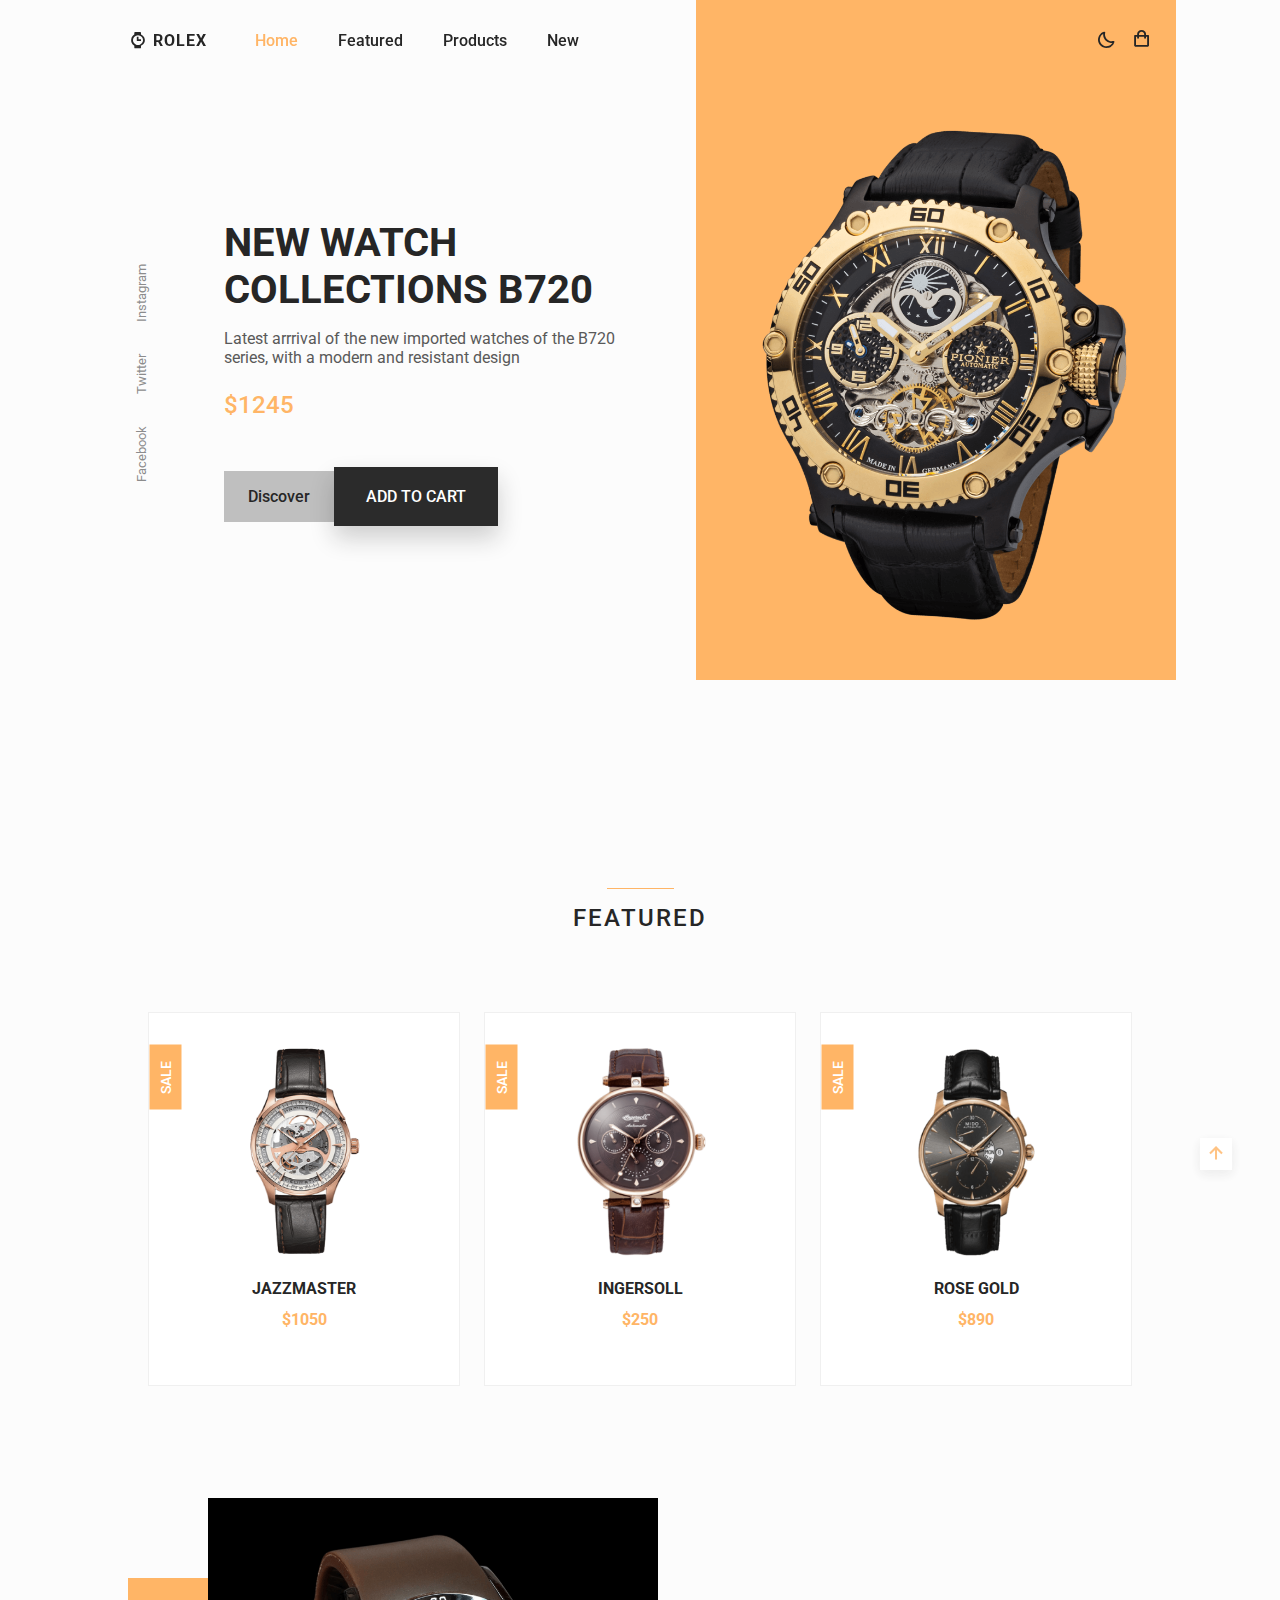
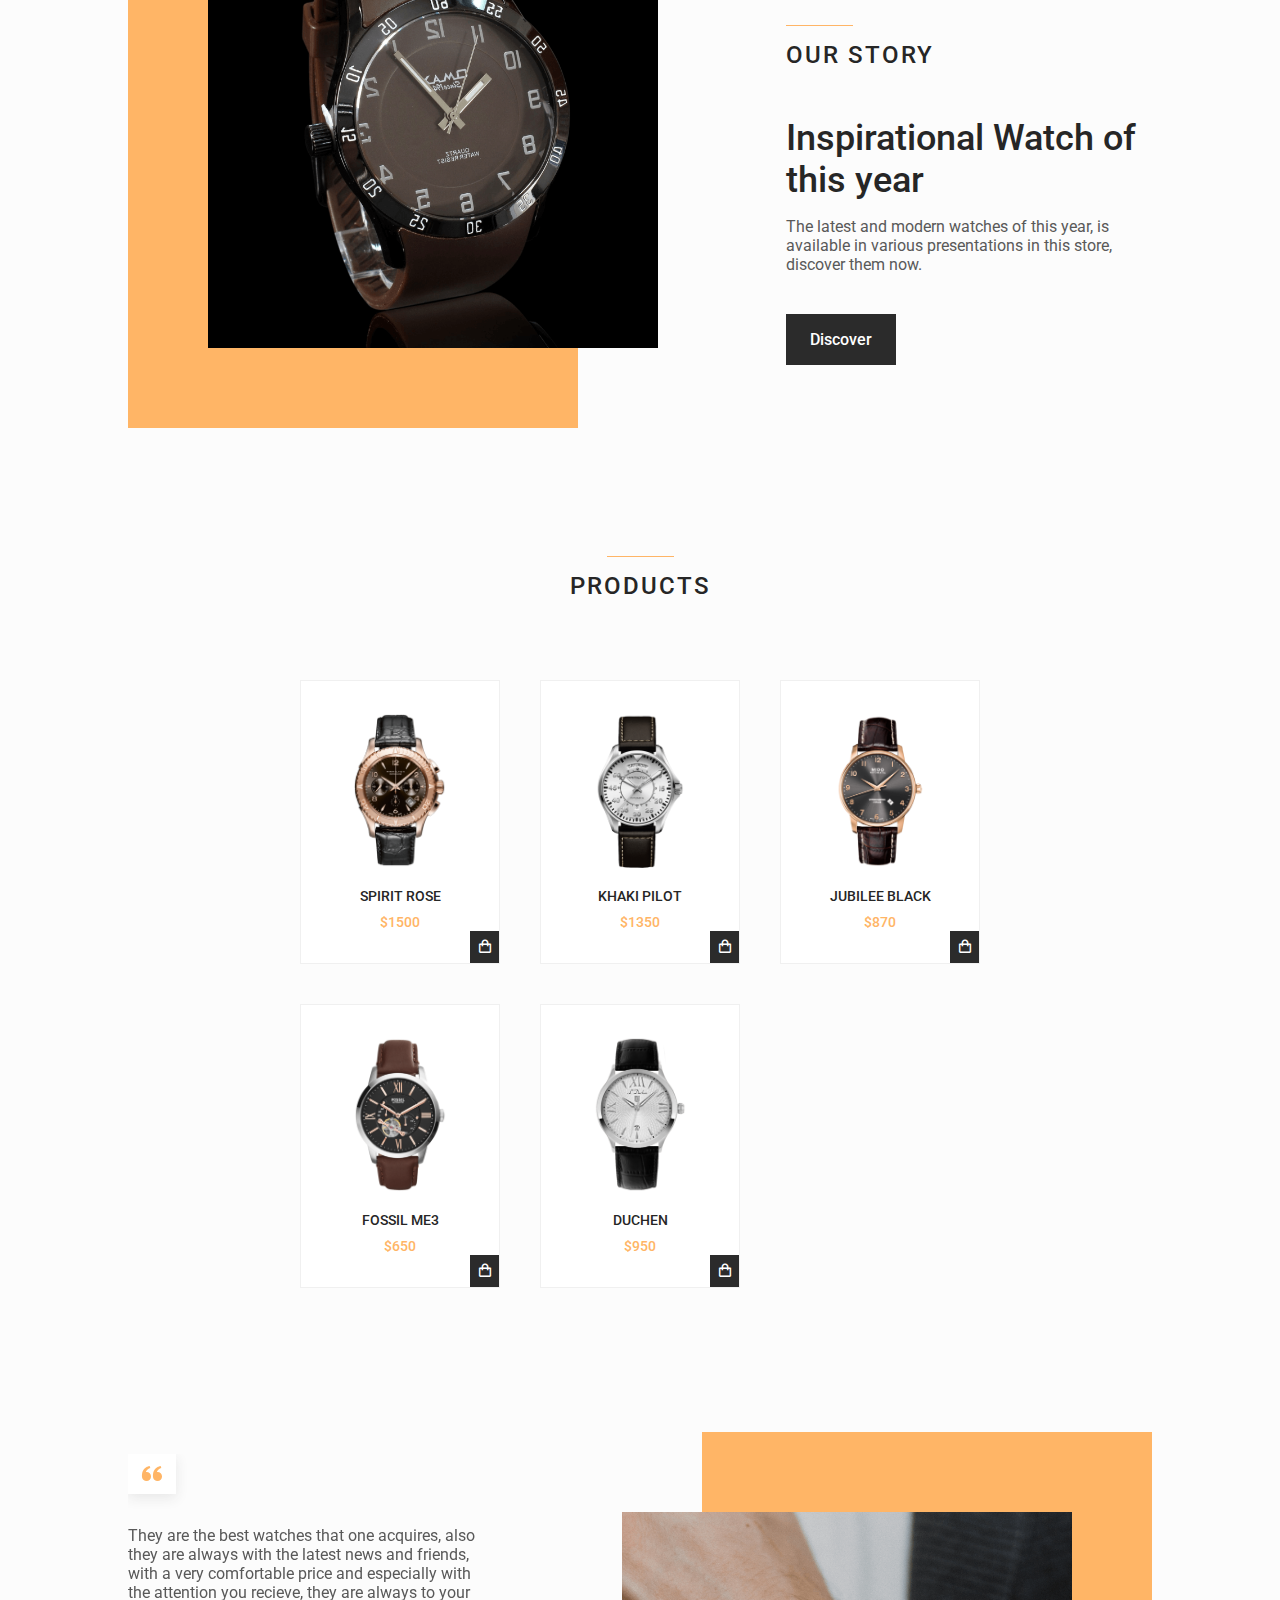
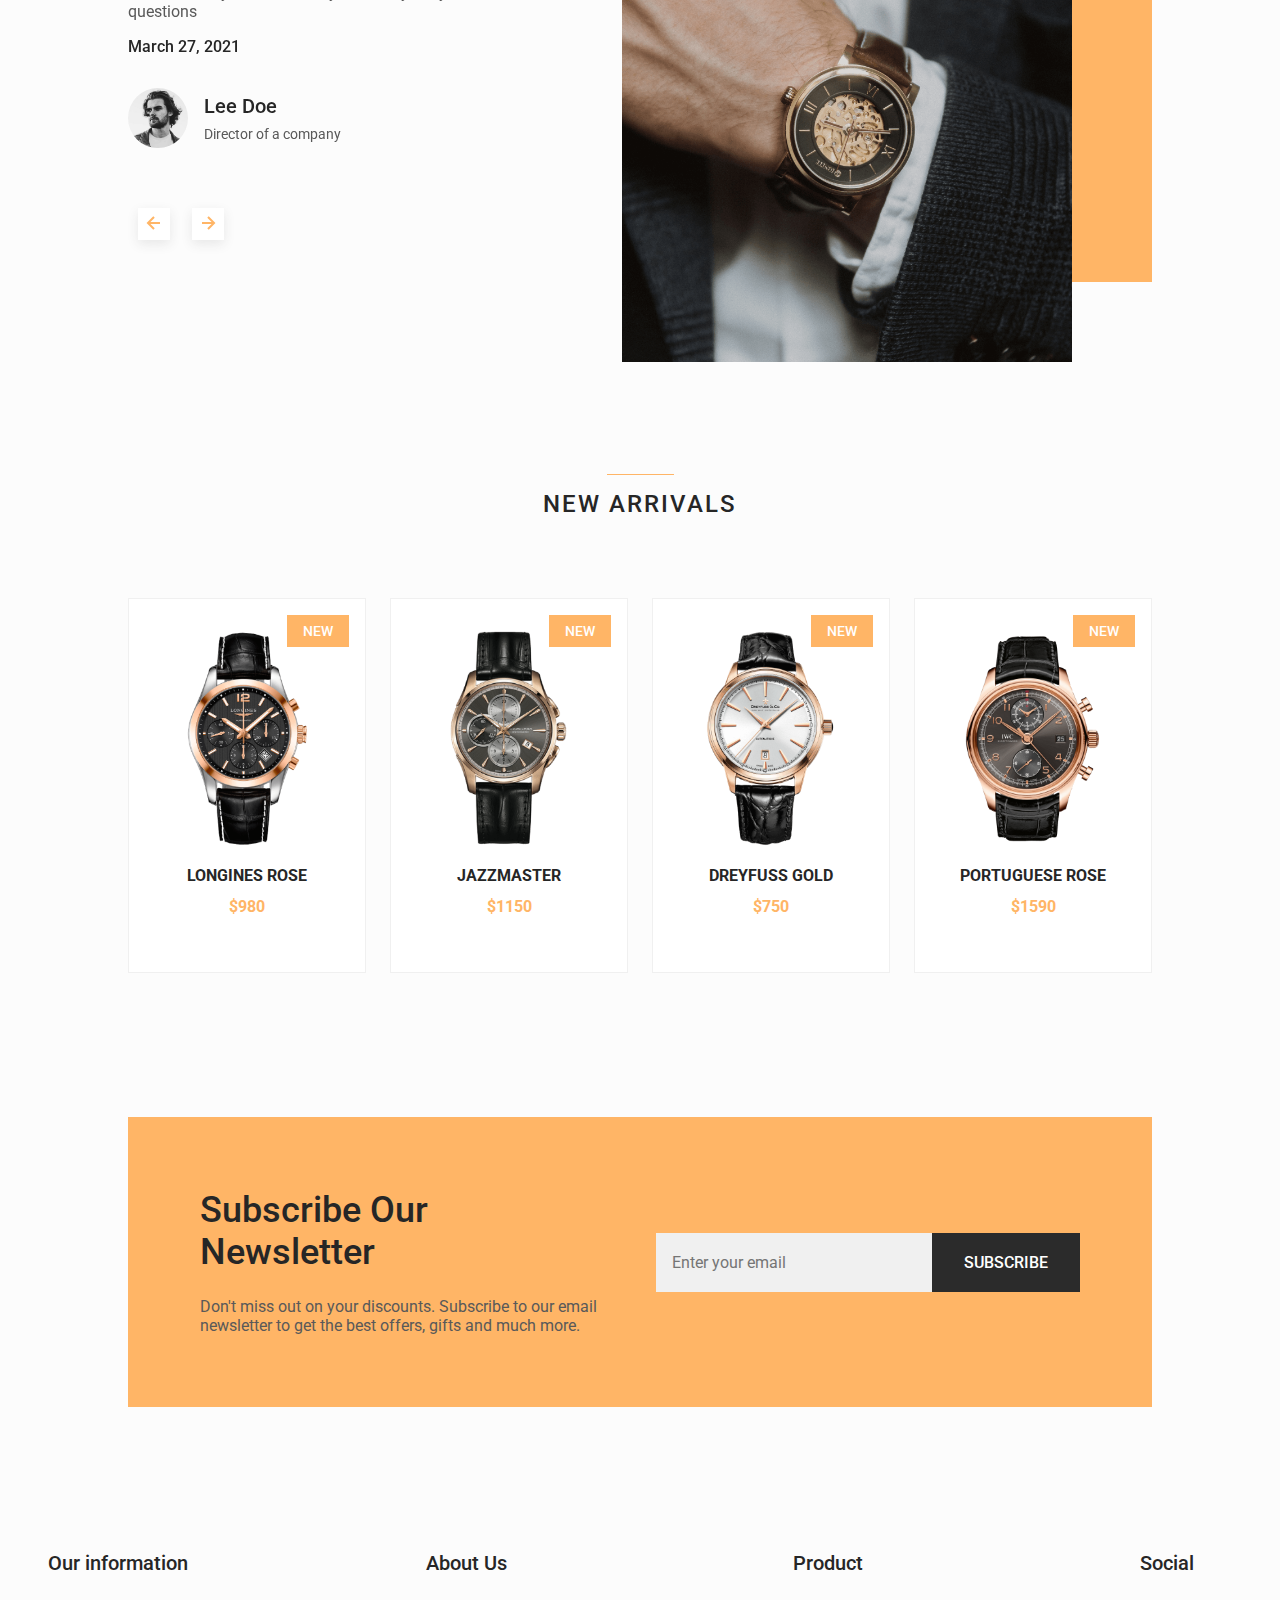
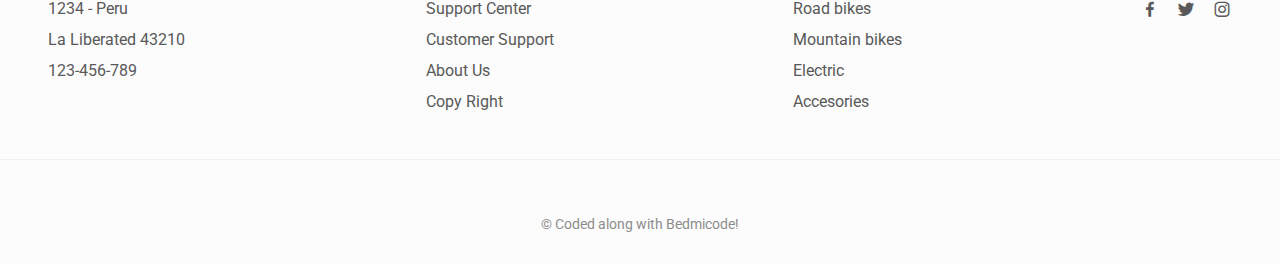
<file: Responsive E-commerce app/index.html>
<!DOCTYPE html>
<html lang="en">
<head>
    <meta charset="UTF-8">
    <meta name="viewport" content="width=device-width, initial-scale=1.0">
    <link rel="stylesheet" href="swiper-bundle.min.css">
    <link rel="stylesheet" href="style.css">
    <!--FAVICON-->
   
    <link rel="shortcut icon" href="images/favicon.png" type="image/x-icon">
    <link href='https://unpkg.com/boxicons@2.1.4/css/boxicons.min.css' rel='stylesheet'>
    <title>responsive e-commerce app</title>
</head>
<body>
    
<header class="header" id="header">
        <nav class="nav container">
            <a href="#" class="nav__logo"><i class='bx bxs-watch nav__logo-icon'></i>Rolex</a>
            <div class="nav__menu" id="nav-menu">
                <ul class="nav__list">
                    <li class="nav__item">
                        <a href="#Home" class="nav__link active-link">
                            Home
                        </a>
                    </li>

                    <li class="nav__item">
                        <a href="#Featured" class="nav__link">
                            Featured
                        </a>
                    </li>

                    <li class="nav__item">
                        <a href="#Products" class="nav__link">
                            Products
                        </a>
                    </li>

                    <li class="nav__item">
                        <a href="#New" class="nav__link">
                            New
                        </a>
                    </li>
                </ul>

                <div class="nav__close" id="nav-close">
                    <i class='bx bx-x'></i>
                </div>
            </div>

            <div class="nav__btns">
                <!-- Theme change button -->
                <i class='bx bx-moon change-theme' id="theme-button"></i>

                <div class="nav__shop" id="cart-shop">
                   <i class='bx bx-shopping-bag' ></i>
                </div>

                <div class="nav__toggle" id="nav-toggle">
                    <i class='bx bx-grid-alt' ></i>
                </div>
            </div>
        </nav>

       
</header>

 <!-- CART -->
 <div class="cart" id="cart">
    <i class="bx bx-x cart__close" id="cart-close"></i>

    <h2 class="cart__title-center">My Cart</h2>

    <div class="cart__container">
        <article class="cart__card">
            <div class="cart__box">
                <img src="images/featured3.png " alt="" class="cart__img">
            </div>

            <div class="cart__details">
                <h3 class="cart__title">Jazzmaster</h3>
                <span class="cart__price">$1050</span>

                <div class="cart__amount">
                    <div class="cart__amount-content">
                        <span class="cart__amount-box">
                            <i class="bx bx-minus"></i>
                        </span>

                        <span class="cart__amount-number">1</span>

                        <span class="cart__amount-box">
                            <i class="bx bx-plus"></i>
                        </span>
                    </div>

                    <i class="bx bx-trash-alt cart__amount-trash"></i>
                </div>
            </div>
        </article>

        <article class="cart__card">
            <div class="cart__box">
                <img src="images/featured1.png" alt="" class="cart__img">
            </div>

            <div class="cart__details">
                <h3 class="cart__title">Rose Gold</h3>
                <span class="cart__price">$850</span>

                <div class="cart__amount">
                    <div class="cart__amount-content">
                        <span class="cart__amount-box">
                            <i class="bx bx-minus"></i>
                        </span>

                        <span class="cart__amount-number">1</span>

                        <span class="cart__amount-box">
                            <i class="bx bx-plus"></i>
                        </span>
                    </div>

                    <i class="bx bx-trash-alt cart__amount-trash"></i>
                </div>
            </div>
        </article>

        <article class="cart__card">
            <div class="cart__box">
                <img src="images/new1.png" alt="" class="cart__img">
            </div>

            <div class="cart__details">
                <h3 class="cart__title">Longines Rose</h3>
                <span class="cart__price">$980</span>

                <div class="cart__amount">
                    <div class="cart__amount-content">
                        <span class="cart__amount-box">
                            <i class="bx bx-minus"></i>
                        </span>

                        <span class="cart__amount-number">1</span>

                        <span class="cart__amount-box">
                            <i class="bx bx-plus"></i>
                        </span>
                    </div>

                    <i class="bx bx-trash-alt cart__amount-trash"></i>
                </div>
            </div>
        </article>
    </div>


    <div class="cart__prices">
        <span class="cart__prices-item">3 items</span>
        <span class="cart__prices-total">$2880</span>
    </div>
 </div>




 <!-- Main -->
  <main class="main">
    <!-- Home -->
     <section class="home" id="home">
        <div class="home__container container grid">
            <div class="home__img-bg">
                <img src="images/home.png" alt="" class="home__img">
            </div>
            
            <div class="home__social">
                <a href="https://www.facebook.com/" target="_blank" class="home__social-link">
                    Facebook
                </a>
                <a href="https://www.twitter.com/" target="_blank" class="home__social-link">
                    Twitter
                </a>
                <a href="https://www.instagram.com/" target="_blank" class="home__social-link">
                    Instagram
                </a>
            </div>

            <div class="home__data">
                <h1 class="home__title">
                    NEW WATCH <br> COLLECTIONS B720
                </h1>
                <p class="home__description">
                    Latest arrrival of the new imported watches of the B720 series, with a modern and resistant design
                </p>
                <span class="home__price">
                    $1245
                </span>

                <div class="home__btns">
                    <a href="" class="button button--gray button--small" >
                        Discover
                    </a>

                    <a href="index copy.html">
                        <button class="button home__button">
                            ADD TO CART
                        </button>
                    </a>
                </div>
            </div>

        </div>
     </section>

     <!-- featured -->
      <section class="featured section container" id="featured">
        <h2 class="section__title">
            Featured 
        </h2>

        <div class="featured__container grid">
            <article class="featured__card">
                <span class="featured__tag">Sale</span>

                <img src="images/featured1.png" alt="" class="featured__img">

                <div class="featured__data">
                    <h3 class="featured__title">Jazzmaster</h3>
                    <span class="featured__price">$1050</span>
                </div>

                <button class="button featured__button">
                    ADD TO CART
                </button>
            </article>
            

            <article class="featured__card">
                <span class="featured__tag">Sale</span>

                <img src="images/featured2.png" alt="" class="featured__img">

                <div class="featured__data">
                    <h3 class="featured__title">Ingersoll</h3>
                    <span class="featured__price">$250</span>
                </div>

                <button class="button featured__button">
                    ADD TO CART
                </button>
            </article>
            

            <article class="featured__card">
                <span class="featured__tag">Sale</span>

                <img src="images/featured3.png" alt="" class="featured__img">

                <div class="featured__data">
                    <h3 class="featured__title">Rose gold</h3>
                    <span class="featured__price">$890</span>
                </div>

                <button class="button featured__button">
                    ADD TO CART
                </button>
            </article>
        </div>
      </section>

      <!-- story -->
       <section class="story section container">
            <div class="story__container grid">
                <div class="story__data">
                    <h2 class="section__title story__section-title">
                        Our story
                    </h2>

                    <h1 class="story__title">
                        Inspirational Watch of <br>this year
                    </h1>

                    <p class="story__description">
                        The latest and modern watches of this year, is <br>available in various presentations in this store, <br>discover them now. 
                    </p>
                    <a href="#" class="button button--small">Discover</a>

                </div>
                <div class="story__images">
                    <img src="images/story.png" alt="" class=" story__img">
                    <div class="story__square"></div>

                    
                </div>
            </div>
       </section>

       <!-- products -->
        <section class="products section container" id="products">
            <h2 class="section__title">
                PRODUCTS
            </h2>

            <div class="products__container grid">
                <article class="products__card">
                    <img src="images/product1.png" alt="" class="products__img">

                    <h3 class="products__title">Spirit Rose</h3>
                    <span class="products__price">$1500</span>

                    <button class="products__button">
                        <i class="bx bx-shopping-bag"></i>
                    </button>
                </article>

                <article class="products__card">
                    <img src="images/product2.png" alt="" class="products__img">

                    <h3 class="products__title">Khaki pilot</h3>
                    <span class="products__price">$1350</span>

                    <button class="products__button">
                        <i class="bx bx-shopping-bag"></i>
                    </button>
                </article>

                <article class="products__card">
                    <img src="images/product3.png" alt="" class="products__img">

                    <h3 class="products__title">Jubilee black</h3>
                    <span class="products__price">$870</span>

                    <button class="products__button">
                        <i class="bx bx-shopping-bag"></i>
                    </button>
                </article>

                <article class="products__card">
                    <img src="images/product4.png" alt="" class="products__img">

                    <h3 class="products__title">Fossil me3</h3>
                    <span class="products__price">$650</span>

                    <button class="products__button">
                        <i class="bx bx-shopping-bag"></i>
                    </button>
                </article>

                <article class="products__card">
                    <img src="images/product5.png" alt="" class="products__img">

                    <h3 class="products__title">Duchen</h3>
                    <span class="products__price">$950</span>

                    <button class="products__button">
                        <i class="bx bx-shopping-bag"></i>
                    </button>
                </article>
            </div>
        </section>

        <!-- testimonial -->
         <section class="testimonial section container">
            <div class="testimonial__container grid">
                <div class="swiper testimonial-swiper">
                    <div class="swiper-wrapper">
                        <div class="testimonial__card swiper-slide">
                            <div class="testimonial__quote">
                                <i class="bx bxs-quote-alt-left">

                                </i>
                            </div>

                            <p class="testimonial__description">
                                They are the best watches that one acquires, also they are always with the latest news and friends, with a very comfortable price and especially with the attention you recieve, they are always to your questions
                            </p>
                            <h3 class="testimonial__date">
                                March 27, 2021
                            </h3>

                            <div class="testimonial__perfil">
                                <img src="images/testimonial1.jpg" alt="" class="testimonial__perfil-img">

                                <div class="testimonial__perfil-data">
                                    <span class="testimonial__perfil-name">Lee Doe</span>
                                    <span class="testimonial__perfil-detail">Director of a company</span>
                                </div>
                            </div>
                        </div>


                        <div class="testimonial__card swiper-slide">
                            <div class="testimonial__quote">
                                <i class="bx bxs-quote-alt-left">

                                </i>
                            </div>

                            <p class="testimonial__description">
                                They are the best watches that one acquires, also they are always with the latest news and friends, with a very comfortable price and especially with the attention you recieve, they are always to your questions
                            </p>
                            <h3 class="testimonial__date">
                                March 27, 2021
                            </h3>

                            <div class="testimonial__perfil">
                                <img src="images/testimonial2.jpg" alt="" class="testimonial__perfil-img">

                                <div class="testimonial__perfil-data">
                                    <span class="testimonial__perfil-name">Samantha Mey</span>
                                    <span class="testimonial__perfil-detail">Director of a company</span>
                                </div>
                            </div>
                        </div>


                        <div class="testimonial__card swiper-slide">
                            <div class="testimonial__quote">
                                <i class="bx bxs-quote-alt-left">

                                </i>
                            </div>

                            <p class="testimonial__description">
                                They are the best watches that one acquires, also they are always with the latest news and friends, with a very comfortable price and especially with the attention you recieve, they are always to your questions
                            </p>
                            <h3 class="testimonial__date">
                                March 27, 2021
                            </h3>

                            <div class="testimonial__perfil">
                                <img src="images/testimonial3.jpg" alt="" class="testimonial__perfil-img">

                                <div class="testimonial__perfil-data">
                                    <span class="testimonial__perfil-name">Raul Zaman</span>
                                    <span class="testimonial__perfil-detail">Director of a company</span>
                                </div>
                            </div>
                        </div>
                    </div>

                    <div class="swiper-button-next">
                            <i class="bx bx-right-arrow-alt"></i>
                    </div>
                    <div class="swiper-button-prev">
                        <i class="bx bx-left-arrow-alt"></i>
                    </div>
                </div>

                <div class="testimonial__images">
                    <div class="testimonial__square">
                        <img src="images/testimonial.png" alt="" class="testimonial__img">
                    </div>
                </div>
            </div>
         </section>

         <!-- NEW -->
          <section class="new section container" id="new">
            <h2 class="section__title">
                 New Arrivals
            </h2>

            <div class="new__container">
                <div class="swiper new-swiper">
                    <div class="swiper-wrapper">
                        <article class="new__card swiper-slide">
                            <span class="new__tag">New</span>

                            <img src="images/new1.png" alt="" class="new__img">

                            <div class="new__data">
                                <h3 class="new__title">longines rose</h3>
                                <span class="new__price">$980</span>
                            </div>

                            <button class="button new__button">ADD TO CART</button>
                        </article>

                        <article class="new__card swiper-slide">
                            <span class="new__tag">New</span>

                            <img src="images/new2.png" alt="" class="new__img">

                            <div class="new__data">
                                <h3 class="new__title">Jazzmaster</h3>
                                <span class="new__price">$1150</span>
                            </div>

                            <button class="button new__button">ADD TO CART</button>
                        </article>

                        <article class="new__card swiper-slide">
                            <span class="new__tag">New</span>

                            <img src="images/new3.png" alt="" class="new__img">

                            <div class="new__data">
                                <h3 class="new__title">Dreyfuss gold</h3>
                                <span class="new__price">$750</span>
                            </div>

                            <button class="button new__button">ADD TO CART</button>
                        </article>

                        <article class="new__card swiper-slide">
                            <span class="new__tag">New</span>

                            <img src="images/new4.png" alt="" class="new__img">

                            <div class="new__data">
                                <h3 class="new__title">Portuguese rose</h3>
                                <span class="new__price">$1590</span>
                            </div>

                            <button class="button new__button">ADD TO CART</button>
                        </article>
                    </div>
                </div>
            </div>
          </section>
            <!-- NEWSLETTER -->
          <section class="newsletter section container">
                <div class="newsletter__bg grid">
                    <div>
                        <h2 class="newsletter__title">
                            Subscribe Our <br> Newsletter
                        </h2>
                        <p class="newsletter__description">
                            Don't miss out on your discounts. Subscribe to our email newsletter to get the best offers, gifts and much more.
                        </p>
                    </div>

                    <form action="" class="newsletter__subscribe  ">
                        <input type="email" placeholder="Enter your email" class="newsletter__input">
                        <button class="button">
                            SUBSCRIBE
                        </button>
                    </form>
                </div>
          </section>

          <!-- footer -->
           <footer class="footer section">
            <div class="footer__container grid">
                <div class="footer__content">
                    <h3 class="footer__title">Our information</h3>

                    <ul class="footer__list">
                        <li>1234 - Peru</li>
                        <li>La Liberated 43210</li>
                        <li>123-456-789</li>
                    </ul>
                </div>

                <div class="footer__content">
                    <h3 class="footer__title">About Us</h3>

                    <ul class="footer__links">
                        <li>
                            <a href="#" class="footer__link">Support Center</a>
                        </li>
                        <li>
                            <a href="#" class="footer__link">Customer Support</a>
                        </li>
                        <li>
                            <a href="#" class="footer__link">About Us</a>
                        </li>
                        <li>
                            <a href="#" class="footer__link">Copy Right</a>
                        </li>
                    </ul>
                </div>

                <div class="footer__content">
                    <h3 class="footer__title">Product</h3>

                    <ul class="footer__links">
                        <li>
                            <a href="#" class="footer__link">Road bikes</a>
                        </li>
                        <li>
                            <a href="#" class="footer__link">Mountain bikes</a>
                        </li>
                        <li>
                            <a href="#" class="footer__link">Electric</a>
                        </li>
                        <li>
                            <a href="#" class="footer__link">Accesories</a>
                        </li>
                    </ul>
                </div>

                <div class="footer__content">
                    <h3 class="footer__title">Social</h3>

                    <ul class="footer__social">
                        <a href="https://www.facebook.com/" target="_blank"  class="footer__social-link">
                            <i class="bx bxl-facebook"></i>
                        </a>
                        <a href="https://www.twitter.com/" target="_blank"  class="footer__social-link">
                            <i class="bx bxl-twitter"></i>
                        </a>
                        <a href="https://www.instagram.com/" target="_blank"  class="footer__social-link">
                            <i class="bx bxl-instagram"></i>
                        </a>
                    </ul>
                </div> 
            </div>

            <span class="footer__copy">&#169; Coded along with Bedmicode! </span>
           </footer>

           <a href="#" class="scrollup" id="scroll-up">
            <i class="bx bx-up-arrow-alt scrollup__icon"></i>
           </a>

        
  </main>
  <script src="swiper-bundle.min.js"></script>
    <script src="script.js"></script>
</body>
</html>
</file>
<file: Responsive E-commerce app/style.css>
@import url('https://fonts.googleapis.com/css2?family=Roboto:ital,wght@0,100;0,300;0,400;0,500;0,700;0,900;1,100;1,300;1,400;1,500;1,700;1,900&display=swap');


/*=============== VARIABLES CSS ===============*/
:root {
  --header-height: 3.5rem;

  /*========== Colors ==========*/
  --first-color: hsl(31, 100%, 70%);
  --button-color: hsl(0, 0%, 17%);
  --button-color-alt: hsl(0, 0%, 21%);
  --title-color: hsl(0, 0%, 15%);
  --text-color: hsl(0, 0%, 35%);
  --text-color-light: hsl(0, 0%, 55%);
  --body-color: hsl(0, 0%, 99%);
  --container-color: #fff;
  --border-color: hsl(0, 0%, 94%);

  /*========== Font and typography ==========*/
  --body-font: 'Roboto', sans-serif;
  --biggest-font-size: 2rem;
  --h1-font-size: 1.5rem;
  --h2-font-size: 1.25rem;
  --h3-font-size: 1rem;
  --normal-font-size: .938rem;
  --small-font-size: .813rem;
  --smaller-font-size: .75rem;

  /*========== Font weight ==========*/
  --font-medium: 500;
  --font-bold: 700;

  /*========== Margenes Bottom ==========*/
  --mb-0-5: .5rem;
  --mb-0-75: .75rem;
  --mb-1: 1rem;
  --mb-1-5: 1.5rem;
  --mb-2: 2rem;
  --mb-2-5: 2.5rem;
  --mb-3: 3rem;

  /*========== z index ==========*/
  --z-tooltip: 10;
  --z-fixed: 100;
}

@media screen and (min-width: 968px) {
  :root {
    --biggest-font-size: 2.5rem;
    --h1-font-size: 2.25rem;
    --h2-font-size: 1.5rem;
    --h3-font-size: 1.25rem;
    --normal-font-size: 1rem;
    --small-font-size: .875rem;
    --smaller-font-size: .813rem;
  }
}

/*=============== BASE ===============*/
* {
  box-sizing: border-box;
  padding: 0;
  margin: 0;
}

html {
  scroll-behavior: smooth;
}

body,
button,
input {
  font-family: var(--body-font);
  font-size: var(--normal-font-size);
}

body {
  margin: 0;
  background-color: var(--body-color);
  color: var(--text-color);
  /*For animation dark mode*/
  transition: .4s;
}

h1, h2, h3, h4 {
  color: var(--title-color);
  font-weight: var(--font-medium);
}

ul {
  list-style: none;
}

a {
  text-decoration: none;
}

img {
  max-width: 100%;
  height: auto;
}

button {
  cursor: pointer;
  border: none;
  outline: none;
}

/*=============== THEME ===============*/
/*========== Variables Dark theme ==========*/
body.dark-theme {
  --first-color: hsl(31, 76%, 74%);
  --button-color: hsl(0, 0%, 24%);
  --button-color-alt: hsl(0, 0%, 28%);
  --title-color: hsl(0, 0%, 95%);
  --text-color: hsl(0, 0%, 75%);
  --body-color: hsl(0, 0%, 12%);
  --container-color: hsl(0, 0%, 16%);
  --border-color: hsl(0, 0%, 20%);
}

/*========== Button Dark/Light ==========*/
.change-theme {
  color: var(--title-color);
  font-size: 1.25rem;
  cursor: pointer;
}

/*========== 
    Color changes in some parts of 
    the website, in dark theme 
==========*/
.dark-theme .change-theme,
.dark-theme .nav__toggle,
.dark-theme .nav__shop,
.dark-theme .button--gray {
  color: hsl(0, 0%, 15%);
}

.dark-theme .scroll-header {
  box-shadow: 0 1px 4px hsla(0, 0%, 4%, .3);
}

.scroll-header .change-theme,
.scroll-header .nav__toggle,
.scroll-header .nav__shop {
  color: var(--title-color);
}

.dark-theme::-webkit-scrollbar {
  background: hsl(0, 0%, 30%);
}

/*=============== REUSABLE CSS CLASSES ===============*/
.container {
  max-width: 1024px;
  margin-left: var(--mb-1-5);
  margin-right: var(--mb-1-5);
}

.grid {
  display: grid;
}

.main {
  overflow: hidden;
}

.section {
  padding: 6.5rem 0 1rem;
}

.section__title {
  position: relative;
  font-size: var(--h3-font-size);
  margin-bottom: var(--mb-3);
  text-transform: uppercase;
  letter-spacing: 2px;
  text-align: center;
}

.section__title::before {
  content: '';
  position: absolute;
  top: -1rem;
  left: 0;
  right: 0;
  margin: 0 auto;
  width: 67px;
  height: 1px;
  background-color: var(--first-color);
}

/*=============== HEADER & NAV ===============*/
.header {
  width: 100%;
  background: transparent;
  position: fixed;
  top: 0;
  left: 0;
  z-index: var(--z-fixed);
  /*For animation dark mode*/
  transition: .4s;
}

.nav {
  height: var(--header-height);
  display: flex;
  justify-content: space-between;
  align-items: center;
}

.nav__logo, 
.nav__toggle, 
.nav__shop, 
.nav__close {
  color: var(--title-color);
}

.nav__logo {
  text-transform: uppercase;
  font-weight: var(--font-bold);
  letter-spacing: 1px;
  display: inline-flex;
  align-items: center;
  column-gap: .25rem;
}

.nav__logo-icon {
  font-size: 1.25rem;
}

.nav__btns {
  display: flex;
  align-items: center;
  column-gap: 1rem;
}

.nav__toggle, 
.nav__shop {
  font-size: 1.25rem;
  cursor: pointer;
}

@media screen and (max-width: 767px) {
  .nav__menu {
    position: fixed;
    background-color: var(--body-color);
    top: 0;
    right: -100%;
    width: 100%;
    height: 100%;
    padding: 6rem 2rem 3.5rem;
    transition: .3s;
  }
}

.nav__list {
  display: flex;
  flex-direction: column;
  align-items: center;
  row-gap: 2rem;
}

.nav__link {
  color: var(--title-color);
  font-weight: var(--font-medium);
  text-transform: uppercase;
  font-size: var(--h2-font-size);
  transition: .3s;
}

.nav__link:hover {
  color: var(--first-color);
}

.nav__close {
  font-size: 2rem;
  position: absolute;
  top: .9rem;
  right: 1.25rem;
  cursor: pointer;
}

/* Show menu */
.show-menu {
  right: 0;
}

/* Change background header */
.scroll-header {
  background-color: var(--body-color);
  box-shadow: 0 1px 4px hsla(0, 4%, 15%, .10);
}

/* Active link */
.active-link {
  color: var(--first-color);
}

/*=============== HOME ===============*/
.home__container {
  position: relative;
  row-gap: 2.5rem;
}

.home__img {
  width: 240px;
}

.home__img-bg {
  background-color: var(--first-color);
  width: 258px;
  height: 430px;
  padding-bottom: 2rem;
  display: flex;
  justify-content: center;
  align-items: flex-end;
  justify-self: flex-end;
  transform: translateX(1.5rem);
}

.home__social {
  position: absolute;
  top: 35%;
  left: -5rem;
  transform: rotate(-90deg);
  display: flex;
  column-gap: 1rem;
}

.home__social-link {
  font-size: var(--smaller-font-size);
  color: var(--text-color-light);
  transition: .3s;
}

.home__social-link:hover {
  color: var(--title-color);
}

.home__title {
  font-size: var(--biggest-font-size);
  font-weight: var(--font-bold);
  margin-bottom: var(--mb-1);
}

.home__description {
  margin-bottom: var(--mb-1-5);
}

.home__price {
  display: inline-block;
  font-size: var(--h2-font-size);
  font-weight: var(--font-medium);
  color: var(--first-color);
  margin-bottom: var(--mb-3);
}

.home__btns {
  display: flex;
  align-items: center;
}

.home__button {
  box-shadow: 0 12px 24px hsla(0, 0%, 10%, .2);
}

/*=============== BUTTONS ===============*/
.button {
  display: inline-block;
  background-color: var(--button-color);
  color: #FFF;
  padding: 1.25rem 2rem;
  font-weight: var(--font-medium);
  transition: .3s;
}

.button:hover {
  background-color: var(--button-color-alt);
}

.button--gray {
  background-color: hsl(0, 0%, 75%);
  color: var(--title-color);
}

.button--gray:hover {
  background-color: hsl(0, 0%, 63%);
}

.button--small {
  padding: 1rem 1.5rem;
}

/*=============== FEATURED ===============*/
.featured__container {
  row-gap: 2.5rem;
}

.featured__card {
  position: relative;
  text-align: center;
  background-color: var(--container-color);
  padding-top: 2rem;
  border: 1px solid var(--border-color);
  overflow-y: hidden;
  transition: .3s;
}

.featured__tag {
  background-color: var(--first-color);
  padding: .5rem 1rem;
  color: #fff;
  text-transform: uppercase;
  font-size: var(--small-font-size);
  font-weight: var(--font-medium);
  position: absolute;
  transform: rotate(-90deg);
  left: -1rem;
  top: 3rem;
}

.featured__img {
  height: 214px;
  margin-bottom: var(--mb-1);
}

.featured__title, 
.featured__price {
  font-size: var(--h3-font-size);
  font-weight: var(--font-bold);
}

.featured__title {
  text-transform: uppercase;
  margin-bottom: var(--mb-0-75);
}

.featured__price {
  display: block;
  color: var(--first-color);
  transition: .3s;
}

.featured__button {
  font-size: var(--small-font-size);
  transform: translateY(1rem);
  opacity: 0;
}

.featured__card:hover {
  box-shadow: 0 12px 32px hsla(0, 0%, 20%, .1);
  padding: 2rem 0 3rem 0;
}

.featured__card:hover .featured__button {
  transform: translateY(0);
  opacity: 1;
}

.featured__card:hover .featured__price {
  margin-bottom: var(--mb-1-5);
}

/*=============== STORY ===============*/
.story__container {
  row-gap: 7.5rem;
}

.story__title {
  font-size: var(--h1-font-size);
  margin-bottom: var(--mb-1);
}

.story__description {
  margin-bottom: var(--mb-2-5);
}

.story__images {
  position: relative;
}

.story__img, 
.story__square {
  width: 250px;
}

.story__square {
  height: 250px;
  background-color: var(--first-color);
}

.story__img {
  position: absolute;
  left: 3rem;
  top: -3rem;
}

/*=============== PRODUCTS ===============*/
.products__container {
  grid-template-columns: repeat(2, 1fr);
  gap: 2rem;
}

.products__card {
  position: relative;
  background-color: var(--container-color);
  padding: 1.25rem 0;
  border: 1px solid var(--border-color);
  text-align: center;
  transition: .3s;
}

.products__img {
  height: 125px;
  margin-bottom: var(--mb-1);
}

.products__title, 
.products__price {
  font-size: var(--small-font-size);
  font-weight: var(--font-medium);
}

.products__title {
  text-transform: uppercase;
  margin-bottom: var(--mb-0-5);
}

.products__price {
  color: var(--first-color);
}

.products__button {
  background-color: var(--button-color);
  padding: .4rem;
  color: #fff;
  font-size: 1rem;
  position: absolute;
  right: 0;
  bottom: 0;
  transition: .3s;
}

.products__button:hover {
  background-color: var(--button-color-alt);
}

.products__card:hover {
  box-shadow: 0 8px 32px hsla(0, 0%, 10%, .1);
}

/*=============== TESTIMONIAL ===============*/
.testimonial__container {
  row-gap: 4rem;
}

.testimonial__quote {
  display: inline-flex;
  background-color: var(--container-color);
  padding: .5rem .75rem;
  font-size: 1.5rem;
  color: var(--first-color);
  box-shadow: 0 4px 12px hsla(0, 0%, 20%, .1);
  margin-bottom: var(--mb-2);
}

.testimonial__description {
  margin-bottom: var(--mb-1);
}

.testimonial__date {
  font-size: var(--normal-font-size);
  margin-bottom: var(--mb-2);
}

.testimonial__perfil {
  display: flex;
  align-items: center;
  column-gap: 1rem;
  margin-bottom: 7rem;
}

.testimonial__perfil-img {
  width: 60px;
  height: 60px;
  border-radius: 3rem;
}

.testimonial__perfil-data {
  display: flex;
  flex-direction: column;
  row-gap: .5rem;
}

.testimonial__perfil-name {
  font-size: var(--h3-font-size);
  font-weight: var(--font-medium);
  color: var(--title-color);
}

.testimonial__perfil-detail {
  font-size: var(--small-font-size);
}

.testimonial__images {
  position: relative;
}

.testimonial__img, 
.testimonial__square {
  width: 250px;
}

.testimonial__square {
  height: 250px;
  background-color: var(--first-color);
  margin-left: auto;
}

.testimonial__img {
  position: absolute;
  right: 2rem;
  top: 3rem;
}

.testimonial-swiper {
  margin-left: initial;
  margin-right: initial;
}

.swiper-button-prev:after,
.swiper-button-next:after {
  content: '';
}

/* Swiper class */
.swiper-button-next,
.swiper-button-prev {
  top: initial;
  bottom: 5%;
  width: initial;
  height: initial;
  background-color: var(--container-color);
  box-shadow: 0 4px 12px hsla(0, 0%, 20%, .1);
  padding: .25rem;
  font-size: 1.5rem;
  color: var(--first-color);
}

.swiper-button-next {
  right: initial;
  left: 4rem;
}

/*=============== NEW ===============*/
.new__card {
  position: relative;
  text-align: center;
  background-color: var(--container-color);
  padding-top: 2rem;
  border: 1px solid var(--border-color);
  overflow-y: hidden;
  transition: .3s;
}

.new__tag {
  background-color: var(--first-color);
  padding: .5rem 1rem;
  color: #fff;
  text-transform: uppercase;
  font-size: var(--small-font-size);
  font-weight: var(--font-medium);
  position: absolute;
  top: 1rem;
  right: 1rem;
  transition: .3s;
}

.new__img {
  height: 215px;
  margin-bottom: var(--mb-1);
}

.new__title, 
.new__price {
  font-size: var(--h3-font-size);
  font-weight: var(--font-bold);
}

.new__title {
  text-transform: uppercase;
  margin-bottom: var(--mb-0-75);
}

.new__price {
  display: block;
  color: var(--first-color);
  transition: .3s;
}

.new__button {
  font-size: var(--small-font-size);
  transform: translateY(1rem);
  opacity: 0;
}

.new__card:hover {
  background-color: var(--first-color);
  box-shadow: 0 12px 32px hsla(0, 0%, 20%, .1);
  padding: 2rem 0 3rem 0;
}

.new__card:hover .new__tag {
  background-color: var(--button-color);
}

.new__card:hover .new__button {
  transform: translateY(0);
  opacity: 1;
}

.new__card:hover .new__title {
  color: hsl(0, 0%, 15%);
}

.new__card:hover .new__price {
  color: hsl(0, 0%, 15%);
  margin-bottom: var(--mb-1-5);
}

/* NEWSLETTER */

.newsletter__bg{
  background-color: var(--first-color);
  padding: 3rem 1.5rem;
  text-align: center;
  row-gap: 2.5rem;
}

.newsletter__title{
  font-size: var(--h1-font-size);
  color: hsl(0, 0%, 15%);
  margin-bottom: var(--mb-1-5);
}

.newsletter__description{
  color: hsl(0, 0%, 35%);
}

.newsletter__subscribe{
  display: flex;
  flex-direction: column;
  row-gap: .75rem;
}

.newsletter__input{
  border: none;
  outline: none;
  background-color: hsl(0, 0%, 94%);
  padding: 1.25rem 1rem;
  color: hsl(0, 0%, 15%);
}

/* FOOTER */

.footer__container{
  row-gap: 2rem;
  border-bottom: 1px solid var(--border-color);
  padding-bottom: 3rem;
  padding-left: 3rem;
  padding-right: 3rem;
}

.footer__title{
  font-size: var(--h2-font-size);
  margin-bottom:var(--mb-1-5);

}

.footer__list,
.footer__links{
  display: flex;
  flex-direction: column;
  row-gap: .75rem;
}

.footer__link{
  color: var(--text-color);
}

.footer__link:hover{
  color: var(--title-color);
}

.footer__social{
  display: flex;
  column-gap: 1rem;
}

.footer__social-link{
  font-size: 1.25rem;
  color: var(--text-color);
}

.footer__social-link:hover{
  color: var(--title-color);
}

.footer__copy{
  display: block;
  margin: 3.5rem 0 1rem 0;
  text-align: center;
  font-size: var(--small-font-size);
  color: var(--text-color-light  );
}

/*=============== SCROLL UP ===============*/
.scrollup {
  position: fixed;
  right: 1rem;
  bottom: -30%;
  background-color: var(--container-color);
  box-shadow: 0 4px 12px hsla(0, 0%, 20%, .1);
  display: inline-flex;
  padding: .25rem;
  z-index: var(--z-tooltip);
  opacity: .8;
  transition: .4s;
}

.scrollup:hover {
  opacity: 1;
}

.scrollup__icon {
  font-size: 1.5rem;
  color: var(--first-color);
}

/* Show Scroll Up*/
.show-scroll {
  bottom: 3rem;
}

/*=============== SCROLL BAR ===============*/
::-webkit-scrollbar {
  width: .6rem;
  background: hsl(0, 0%, 74%);
}

::-webkit-scrollbar-thumb {
  background: hsl(0, 0%, 17%);
}

/* CART */

.cart{
  position:fixed;
  background-color: var(--body-color);
  z-index: var(--z-fixed);
  width: 100%;
  height: 100%;
  top: 0;
  right: -100%;
  padding: 3.5rem 2rem;
  transition: .4s;
}

.cart__title-center{
  font-size: var(--h2-font-size);
  text-align: center;
  margin-bottom: var(--mb-3);
}

.cart__close{
  font-size: 2rem;
  color: var(--title-color);
  position: absolute;
  top: 1.25rem;
  right: .9rem;
  cursor: pointer;
}

.cart__container{
  display: grid;
  row-gap: 1.5rem;
}

.cart__card{
  display: flex;
  align-items: center;
  column-gap: 1rem;
}

.cart__box{
  background-color: var(--container-color);
  padding: .75rem 1.25rem;
  border: 1px solid var(--border-color);
}

.cart__img{
  width: 50px;
}

.cart__title{
  font-size: var(--normal-font-size);
  margin-bottom: var(--mb-0-5);
}

.cart__price{
  display: block;
  font-size: var(--small-font-size);
  color: var(--first-color);
  margin-bottom: var(--mb-1-5) ;
}

.cart__amount,
.cart__amount-content{
  display: flex;
  align-items: center;
}

.cart__amount{
  column-gap: 3rem;
}

.cart__amount-content{
  column-gap: 1rem;
}

.cart__amount-box{
  display: inline-flex;
  padding: .25rem;
  background-color: var(--container-color);
  border: 1px solid var(--border-color);
  cursor: pointer;
}

.cart__amount-trash{
  font-size: 1.15rem;
  color: var(--first-color);
  cursor: pointer;
}

.cart__prices{
  margin-top: 6rem;
  display: flex;
  justify-content: space-between;
}

.cart__prices-item{
  font-size: var(--small-font-size);
}

.cart__prices-total{
  font-size: var(--h3-font-size);
  font-weight: var(--font-medium);
}

.show-cart{
  right: 0;
}

/*=============== BREAKPOINTS ===============*/
/* For small devices */
@media screen and (max-width: 320px) {
  .container {
    margin-left: var(--mb-1);
    margin-right: var(--mb-1);
  }
  .home__img-bg {
    width: 220px;
  }
  .home__title {
    font-size: var(--h1-font-size);
  }
  .home__button {
    font-size: var(--smaller-font-size);
  }

  .story__square,
  .story__img,
  .testimonial__square,
  .testimonial__img {
    width: 180px;
  }

  .story__square,
  .testimonial__square {
    height: 180px;
  }

  .products__container {
    grid-template-columns: repeat(1, 180px);
    justify-content: center;
  }
}

/* For medium devices */
@media screen and (min-width: 576px) {
  .home__img-bg {
    width: 340px;
  }

  .featured__container {
    grid-template-columns: repeat(2, 1fr);
    justify-content: center;
    align-items: flex-start;
    gap: 1.5rem;
  }

  .footer__container {
    grid-template-columns: repeat(2, 1fr);
  }
}

@media screen and (min-width: 767px) {
  .section {
    padding: 8rem 0 1rem;
  }

  .cart {
    width: 420px;
    box-shadow: -2px 0 4px hsla(0, 0%, 15%, .1);
  }

  .nav {
    height: calc(var(--header-height) + 1.5rem);
    justify-content: initial;
    column-gap: 3rem;
  }
  .nav__toggle, 
  .nav__close {
    display: none;
  }
  .nav__list {
    flex-direction: row;
    column-gap: 2.5rem;
  }
  .nav__link {
    text-transform: initial;
    font-size: var(--normal-font-size);
  }
  .nav__btns {
    margin-left: auto;
  }

  .home__container {
    padding-top: 6rem;
    grid-template-columns: 1fr max-content;
    align-items: center;
  }
  .home__img-bg {
    order: 1;
    transform: translate(1.5rem, -6rem);
  }
  .home__data {
    padding: 0 0 3rem 6rem;
  }
  .home__social {
    top: 47%;
    column-gap: 2rem;
  }

  .featured__title,
  .featured__price,
  .new__title,
  .new__price {
    font-size: var(--normal-font-size);
  }

  .story__container,
  .testimonial__container,
  .newsletter__bg {
    grid-template-columns: repeat(2, 1fr);
    align-items: center;
  }

  .story__section-title {
    text-align: initial;
  }
  .story__section-title::before {
    margin: initial;
  }
  .story__images {
    order: -1;
  }

  .products__container {
    grid-template-columns: repeat(3, 200px);
    justify-content: center;
    gap: 2.5rem;
  }
  .products__card {
    padding: 2rem 0;
  }
  .products__img {
    height: 155px;
  }

  .newsletter__bg {
    text-align: initial;
    column-gap: 2rem;
    padding: 4.5rem;
  }
  .newsletter__subscribe {
    flex-direction: row;
  }
  .newsletter__input {
    width: 100%;
  }

  .footer__container {
    grid-template-columns: repeat(4, max-content);
    justify-content: space-between;
  }
  .footer__title {
    font-size: var(--h3-font-size);
  }
}

@media screen and (min-width: 992px) {
  .section__title {
    font-size: var(--h2-font-size);
  }

  .home__container {
    column-gap: 2rem;
  }
  .home__img-bg {
    width: 480px;
    height: 680px;
  }
  .home__img {
    width: 420px;
  }
  .home__social {
    left: -6rem;
  }
  .home__data {
    padding: 0 0 8rem 6rem;
  }

  .featured__container {
    grid-template-columns: repeat(3, 312px);
    padding-top: 2rem;
  }
  
  .story__container,
  .testimonial__container {
    column-gap: 8rem;
  }

  .story__square,
  .story__img,
  .testimonial__square,
  .testimonial__img {
    width: 450px;
  }

  .story__square,
  .testimonial__square {
    height: 450px;
  }

  .products__container,
  .new__container {
    padding-top: 2rem;
  }

  .testimonial__container {
    padding-bottom: 4rem;
  }
}

/* For large devices */
@media screen and (min-width: 1024px) {
  .container {
    margin-left: auto;
    margin-right: auto;
  }
  
  .story__container,
  .testimonial__container {
    column-gap: 13rem;
  }

  .story__container {
    padding-top: 3rem;
  }
  .story__img {
    left: 5rem;
    top: -5rem;
  }

  .testimonial__img {
    right: 5rem;
    top: 5rem;
  }

  .scrollup {
    right: 3rem;
  }
}
</file>
